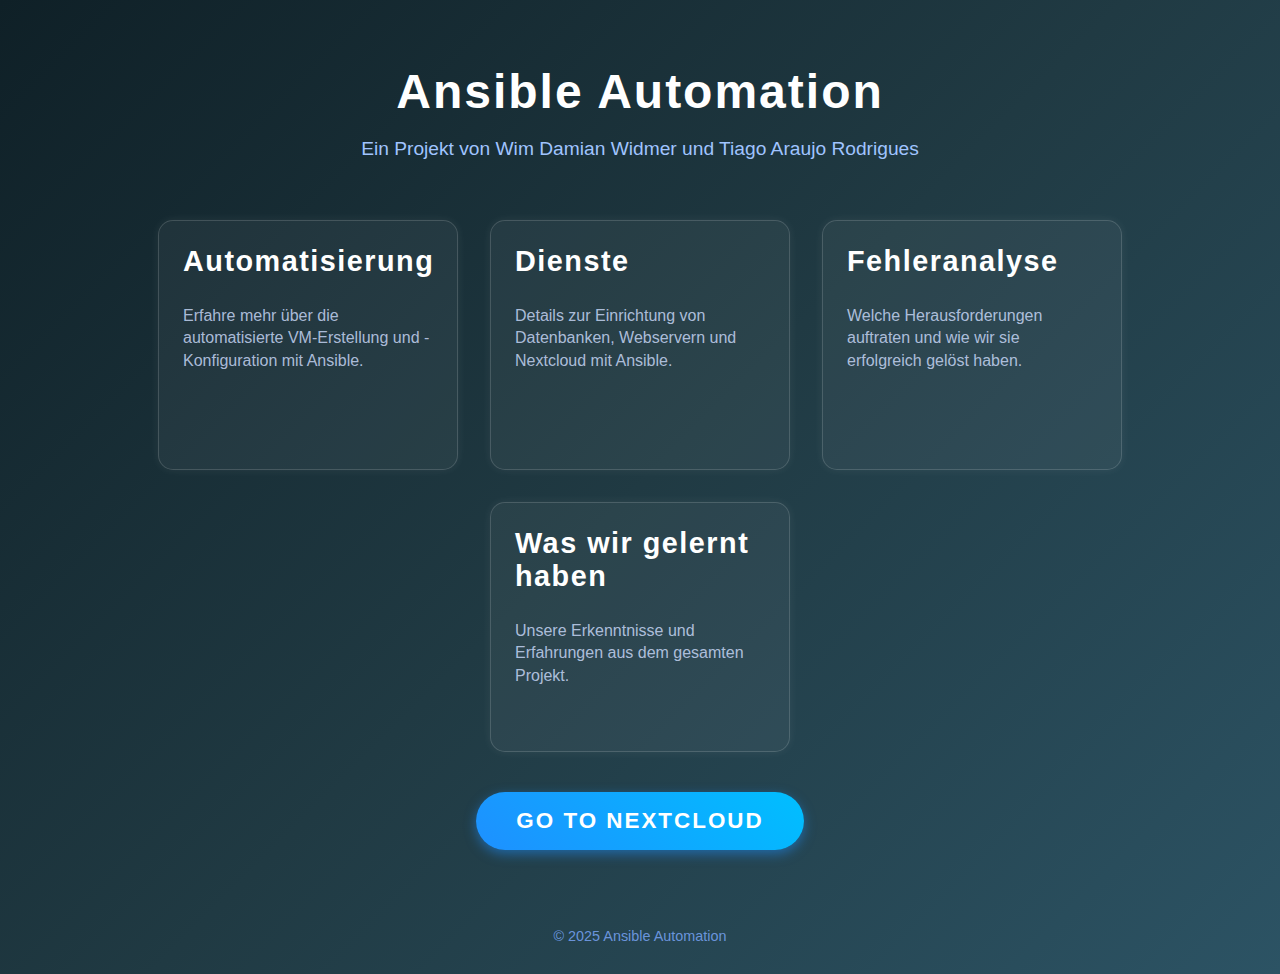
<file: Webserver/index.html>
<!DOCTYPE html>
<html lang="de">
<head>
<meta charset="UTF-8" />
<meta name="viewport" content="width=device-width, initial-scale=1" />
<title>Ansible Automation</title>
<link rel="stylesheet" href="style.css" />
</head>
<body>
<header>
<h1>Ansible Automation</h1>
<p class="subtitle">Ein Projekt von Wim Damian Widmer und Tiago Araujo Rodrigues</p>
</header>

  <main>
<div class="cards-row">
<a href="/automatisierung" class="card">
<h2>Automatisierung</h2>
<p>Erfahre mehr über die automatisierte VM-Erstellung und -Konfiguration mit Ansible.</p>
</a>

      <a href="/dienste" class="card">
<h2>Dienste</h2>
<p>Details zur Einrichtung von Datenbanken, Webservern und Nextcloud mit Ansible.</p>
</a>

      <a href="/fehleranalyse" class="card">
<h2>Fehleranalyse</h2>
<p>Welche Herausforderungen auftraten und wie wir sie erfolgreich gelöst haben.</p>
</a>
</div>

    <div class="bottom-center-container">
<a href="/wissen" class="card">
<h2>Was wir gelernt haben</h2>
<p>Unsere Erkenntnisse und Erfahrungen aus dem gesamten Projekt.</p>
</a>
</div>

    <div class="nextcloud-button-wrapper">
<a href="http://192.168.1.44/nextcloud" class="nextcloud-button" target="_blank" rel="noopener noreferrer">Go to Nextcloud</a>
</div>
</main>

  <footer>
<p>&copy; 2025 Ansible Automation</p>
</footer>
</body>
</html>
</file>
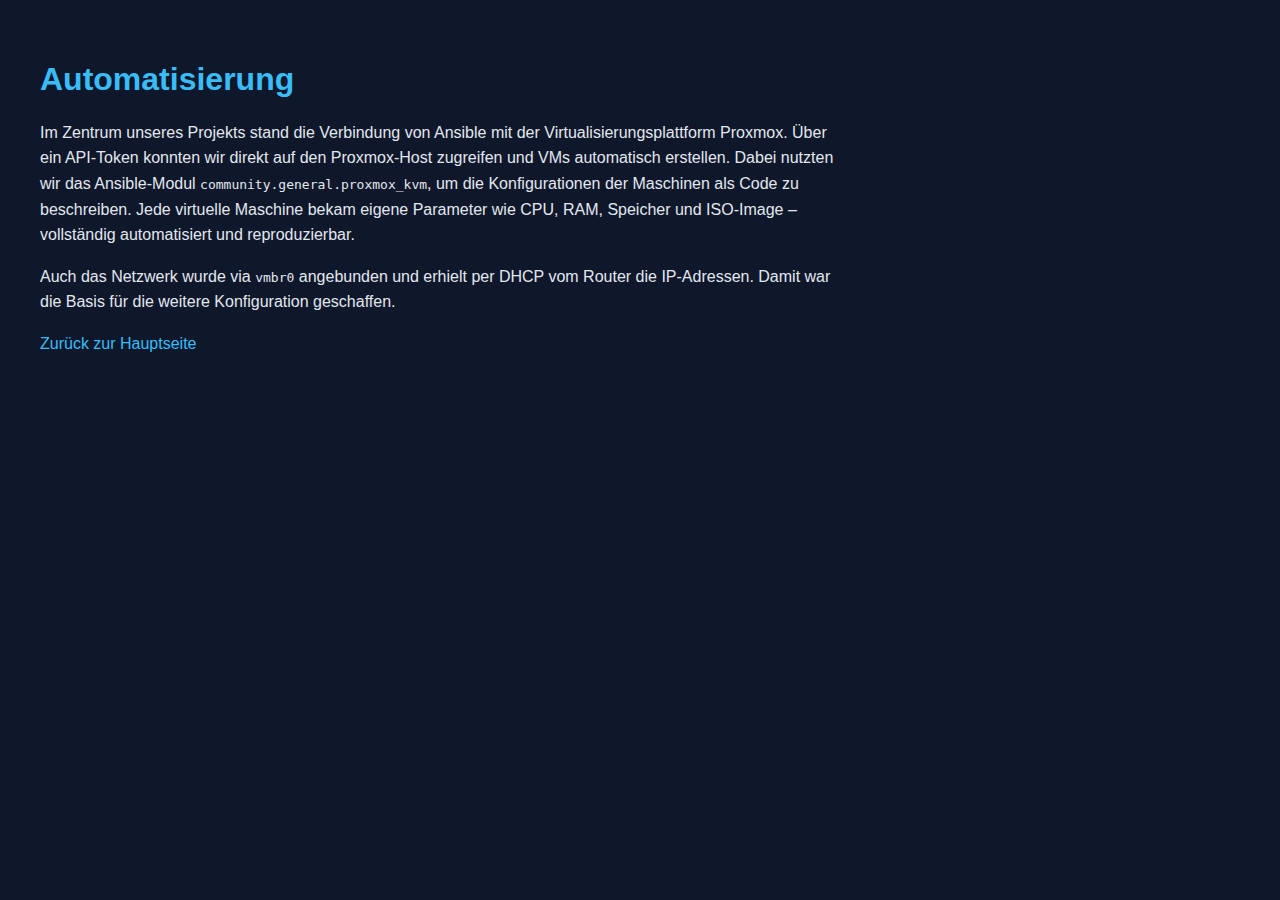
<file: Webserver/automatiserung/automatisierung.html>
<!DOCTYPE html>
<html lang="de">
<head>
<meta charset="UTF-8" />
<meta name="viewport" content="width=device-width, initial-scale=1.0"/>
<title>Automatisierung</title>
<style>

    body {

      background: #0f172a;

      color: #e2e8f0;

      font-family: Arial, sans-serif;

      padding: 2rem;

    }

    h1 {

      color: #38bdf8;

    }

    p {

      max-width: 800px;

      line-height: 1.6;

    }

    a {

      color: #38bdf8;

      text-decoration: none;

    }

    a:hover {

      text-decoration: underline;

    }
</style>
</head>
<body>
<h1>Automatisierung</h1>
<p>

    Im Zentrum unseres Projekts stand die Verbindung von Ansible mit der Virtualisierungsplattform Proxmox.

    Über ein API-Token konnten wir direkt auf den Proxmox-Host zugreifen und VMs automatisch erstellen.

    Dabei nutzten wir das Ansible-Modul <code>community.general.proxmox_kvm</code>, um die Konfigurationen

    der Maschinen als Code zu beschreiben. Jede virtuelle Maschine bekam eigene Parameter wie CPU, RAM,

    Speicher und ISO-Image – vollständig automatisiert und reproduzierbar.
</p>
<p>

    Auch das Netzwerk wurde via <code>vmbr0</code> angebunden und erhielt per DHCP vom Router die IP-Adressen.

    Damit war die Basis für die weitere Konfiguration geschaffen.
</p>
<p><a href="/">Zurück zur Hauptseite</a></p>
</body>
</html>
</file>
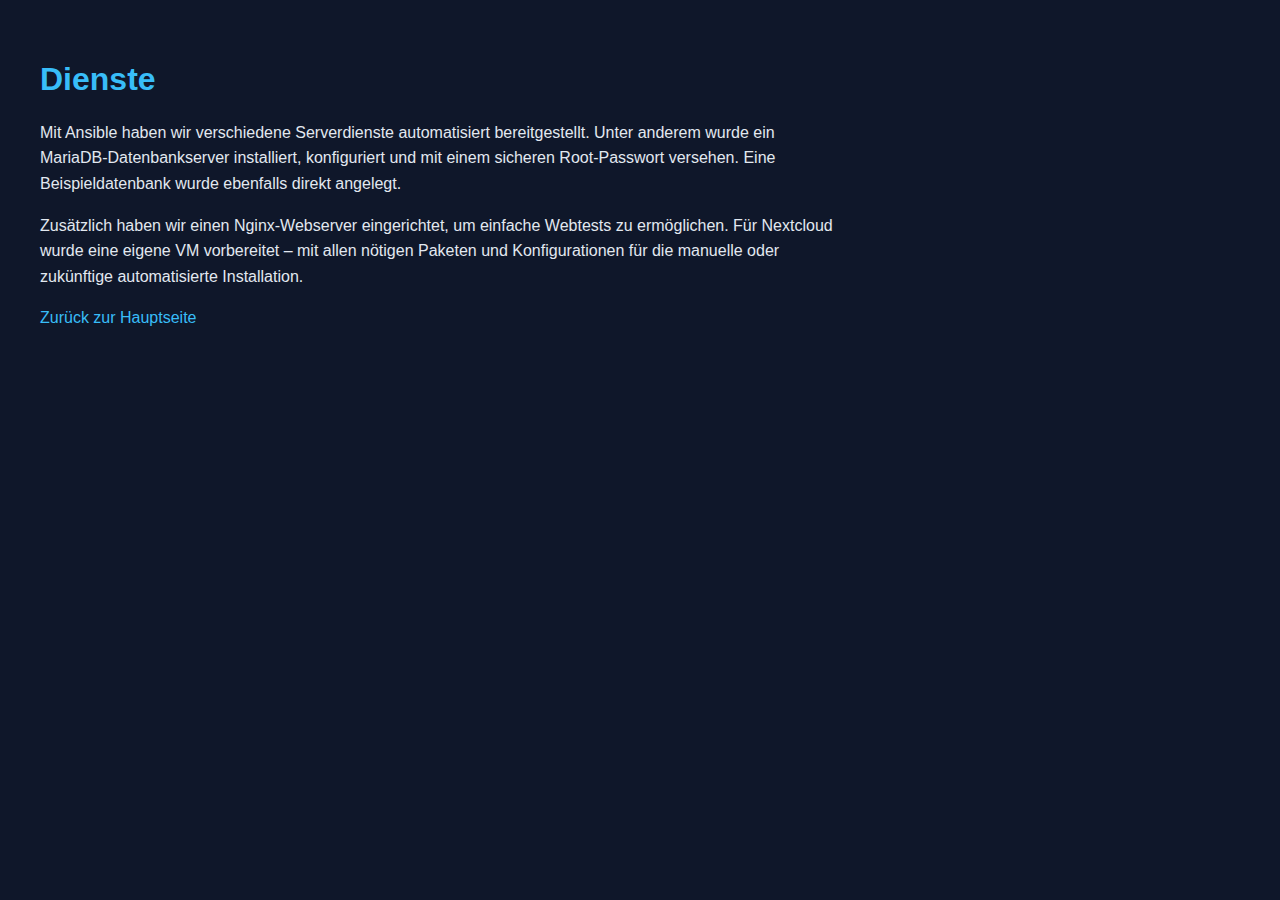
<file: Webserver/dienste/dienste.html>
<!DOCTYPE html>
<html lang="de">
<head>
<meta charset="UTF-8" />
<meta name="viewport" content="width=device-width, initial-scale=1.0"/>
<title>Dienste</title>
<style>

    body {

      background: #0f172a;

      color: #e2e8f0;

      font-family: Arial, sans-serif;

      padding: 2rem;

    }

    h1 {

      color: #38bdf8;

    }

    p {

      max-width: 800px;

      line-height: 1.6;

    }

    a {

      color: #38bdf8;

      text-decoration: none;

    }

    a:hover {

      text-decoration: underline;

    }
</style>
</head>
<body>
<h1>Dienste</h1>
<p>

    Mit Ansible haben wir verschiedene Serverdienste automatisiert bereitgestellt.

    Unter anderem wurde ein MariaDB-Datenbankserver installiert, konfiguriert und mit

    einem sicheren Root-Passwort versehen. Eine Beispieldatenbank wurde ebenfalls direkt angelegt.
</p>
<p>

    Zusätzlich haben wir einen Nginx-Webserver eingerichtet, um einfache Webtests zu ermöglichen.

    Für Nextcloud wurde eine eigene VM vorbereitet – mit allen nötigen Paketen und Konfigurationen

    für die manuelle oder zukünftige automatisierte Installation.
</p>
<p><a href="/">Zurück zur Hauptseite</a></p>
</body>
</html>
</file>
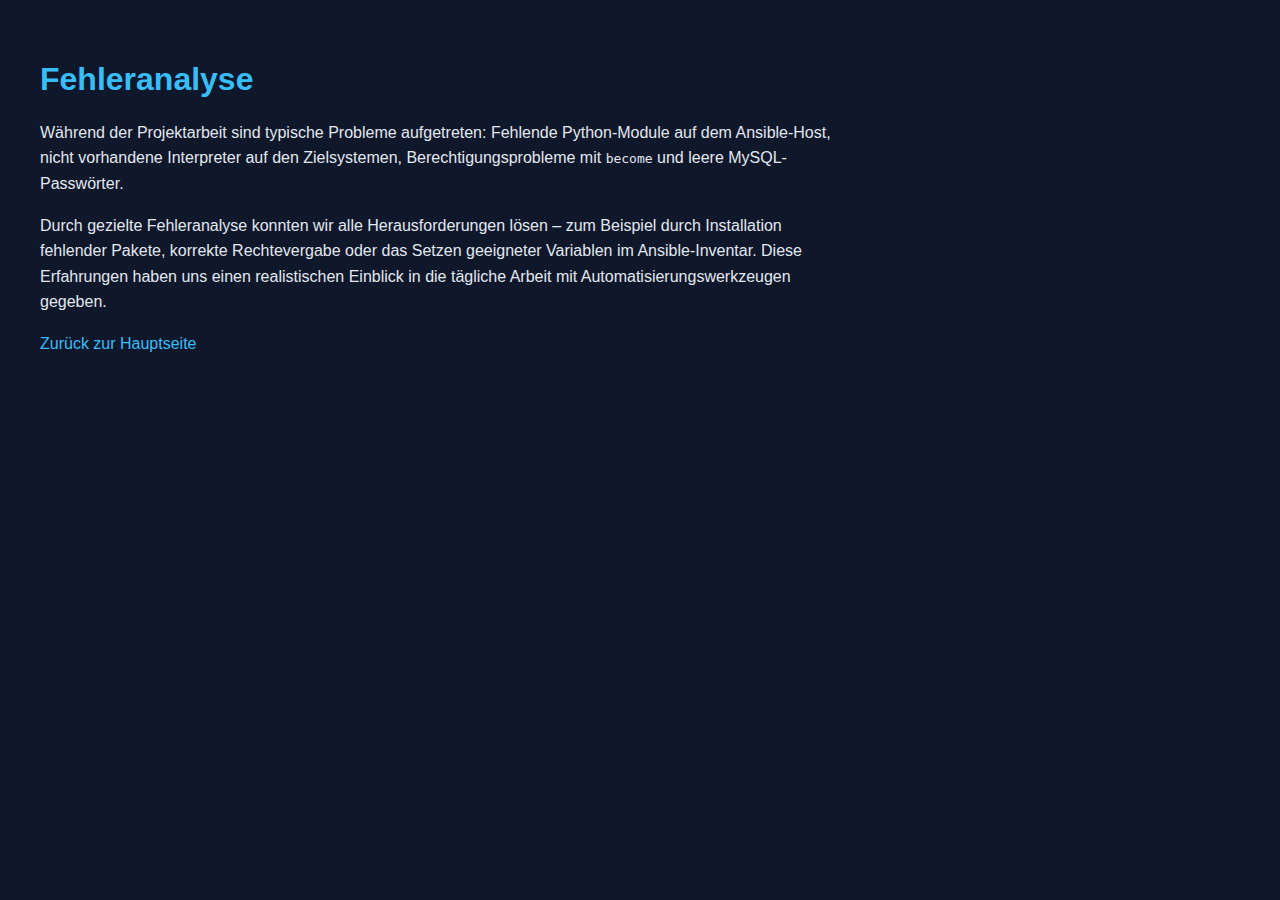
<file: Webserver/fehleranalyse/fehleranalyse.html>
<!DOCTYPE html>
<html lang="de">
<head>
<meta charset="UTF-8" />
<meta name="viewport" content="width=device-width, initial-scale=1.0"/>
<title>Fehleranalyse</title>
<style>
    body {
      background: #0f172a;
      color: #e2e8f0;
      font-family: Arial, sans-serif;
      padding: 2rem;
    }
    h1 {
      color: #38bdf8;
    }
    p {
      max-width: 800px;
      line-height: 1.6;
    }
    a {
      color: #38bdf8;
      text-decoration: none;
    }
    a:hover {
      text-decoration: underline;
    }
</style>
</head>
<body>
<h1>Fehleranalyse</h1>
<p>
    Während der Projektarbeit sind typische Probleme aufgetreten: Fehlende Python-Module
    auf dem Ansible-Host, nicht vorhandene Interpreter auf den Zielsystemen,
    Berechtigungsprobleme mit <code>become</code> und leere MySQL-Passwörter.
</p>
<p>
    Durch gezielte Fehleranalyse konnten wir alle Herausforderungen lösen – zum Beispiel durch
    Installation fehlender Pakete, korrekte Rechtevergabe oder das Setzen geeigneter Variablen
    im Ansible-Inventar. Diese Erfahrungen haben uns einen realistischen Einblick in die
    tägliche Arbeit mit Automatisierungswerkzeugen gegeben.
</p>
<p><a href="/">Zurück zur Hauptseite</a></p>
</body>
</html>
</file>
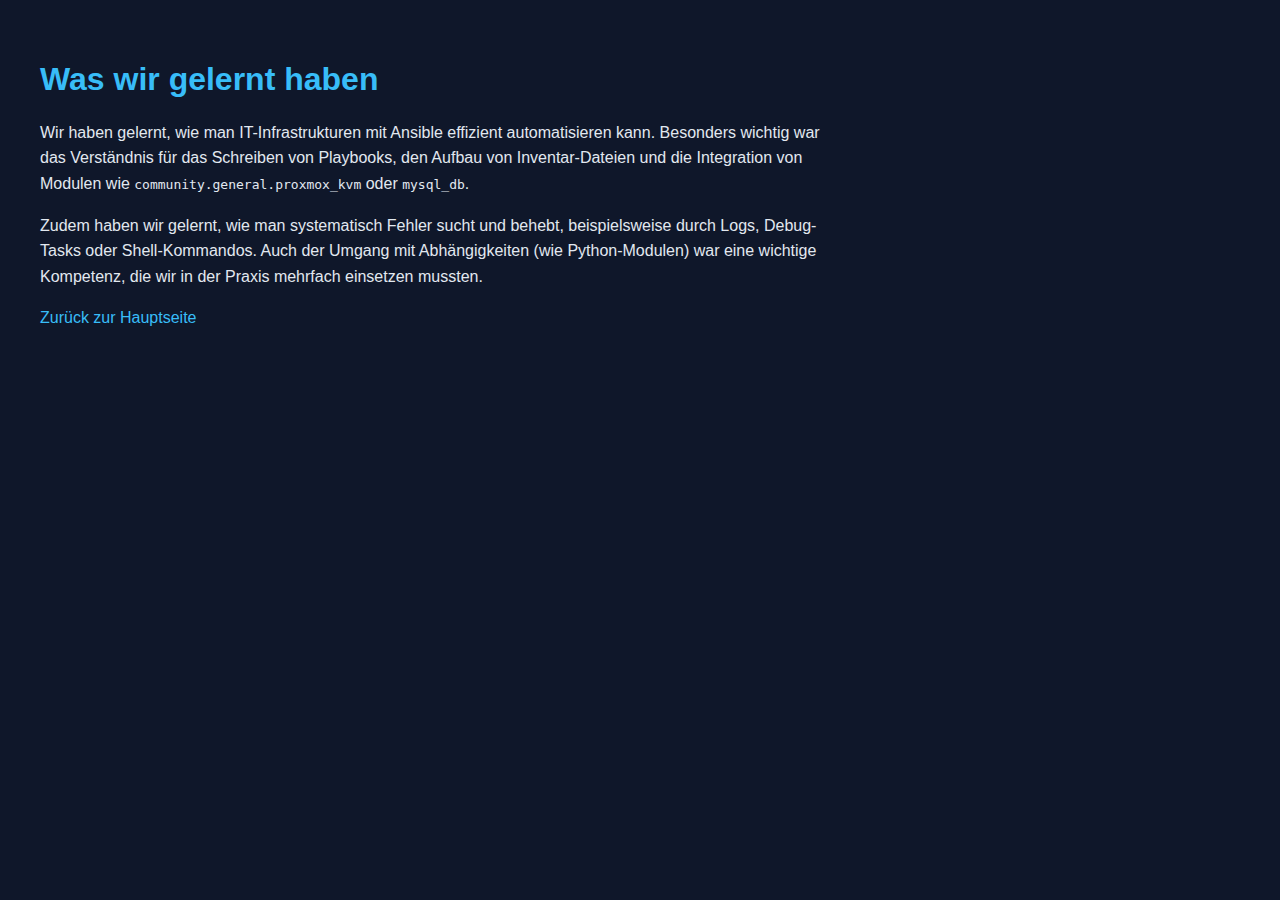
<file: Webserver/wissen/wissen.html>
<!DOCTYPE html>
<html lang="de">
<head>
<meta charset="UTF-8" />
<meta name="viewport" content="width=device-width, initial-scale=1.0"/>
<title>Was wir gelernt haben</title>
<style>

    body {

      background: #0f172a;

      color: #e2e8f0;

      font-family: Arial, sans-serif;

      padding: 2rem;

    }

    h1 {

      color: #38bdf8;

    }

    p {

      max-width: 800px;

      line-height: 1.6;

    }

    a {

      color: #38bdf8;

      text-decoration: none;

    }

    a:hover {

      text-decoration: underline;

    }
</style>
</head>
<body>
<h1>Was wir gelernt haben</h1>
<p>

    Wir haben gelernt, wie man IT-Infrastrukturen mit Ansible effizient automatisieren kann.

    Besonders wichtig war das Verständnis für das Schreiben von Playbooks,

    den Aufbau von Inventar-Dateien und die Integration von Modulen wie
<code>community.general.proxmox_kvm</code> oder <code>mysql_db</code>.
</p>
<p>

    Zudem haben wir gelernt, wie man systematisch Fehler sucht und behebt,

    beispielsweise durch Logs, Debug-Tasks oder Shell-Kommandos.

    Auch der Umgang mit Abhängigkeiten (wie Python-Modulen) war eine wichtige Kompetenz,

    die wir in der Praxis mehrfach einsetzen mussten.
</p>
<p><a href="/">Zurück zur Hauptseite</a></p>
</body>
</html>
</file>
<file: Webserver/style.css>
body {

  margin: 0;

  font-family: 'Segoe UI', Tahoma, Geneva, Verdana, sans-serif;

  background: linear-gradient(135deg, #0f2027, #203a43, #2c5364);

  color: white;

  min-height: 100vh;

  display: flex;

  flex-direction: column;

}

header {

  text-align: center;

  padding: 2rem 1rem 0.5rem;

}

header h1 {

  font-size: 3rem;

  margin-bottom: 0.2rem;

  letter-spacing: 2px;

  font-weight: 700;

}

.subtitle {

  font-size: 1.2rem;

  color: #a0c4ff;

}

main {

  flex-grow: 1;

  display: flex;

  flex-direction: column;

  align-items: center;

  padding: 2rem 1rem 3rem;

  max-width: 1100px;

  margin: 0 auto;

}

/* Container für die 3 Karten oben */

.cards-row {

  display: flex;

  justify-content: center;

  gap: 2rem;

  width: 100%;

  max-width: 1100px;

  margin-bottom: 2rem;

}

/* Einzelne Karten, alle gleich groß */

.card {

  background: rgba(255, 255, 255, 0.05);

  border: 1px solid rgba(255, 255, 255, 0.15);

  border-radius: 15px;

  padding: 1.5rem;

  box-sizing: border-box;

  text-decoration: none;

  color: white;

  width: 300px;

  height: 250px;

  display: flex;

  flex-direction: column;

  justify-content: flex-start;

  box-shadow: 0 0 10px rgba(255, 255, 255, 0.07);

  transition: transform 0.25s ease, background 0.25s ease, box-shadow 0.25s ease;

}

.card:hover {

  background: rgba(255, 255, 255, 0.1);

  transform: translateY(-5px);

  box-shadow: 0 6px 15px rgba(255, 255, 255, 0.18);

}

.card h2 {

  margin-top: 0;

  margin-bottom: 0.7rem;

  font-size: 1.8rem;

  letter-spacing: 1.5px;

}

.card p {

  font-size: 1rem;

  line-height: 1.4;

  color: #d0dfffcc;

  flex-grow: 1;

}

/* Container für die einzelne Karte unter der Mitte */

.bottom-center-container {

  display: flex;

  justify-content: center;

  width: 100%;

  margin-bottom: 2.5rem;

}

/* Nextcloud Button Styling */

.nextcloud-button-wrapper {

  text-align: center;

  width: 100%;

}

.nextcloud-button {

  background: linear-gradient(45deg, #1e90ff, #00bfff);

  color: white;

  font-weight: 700;

  text-transform: uppercase;

  padding: 1rem 2.5rem;

  border-radius: 40px;

  text-decoration: none;

  font-size: 1.4rem;

  box-shadow: 0 4px 12px rgba(30, 144, 255, 0.5);

  transition: all 0.3s ease;

  display: inline-block;

  letter-spacing: 2px;

  user-select: none;

}

.nextcloud-button:hover {

  background: linear-gradient(45deg, #00bfff, #1e90ff);

  box-shadow: 0 6px 20px rgba(0, 191, 255, 0.8);

  transform: scale(1.04);

  text-shadow: 0 0 6px rgba(255, 255, 255, 0.6);

}

/* Footer */

footer {

  text-align: center;

  padding: 1rem;

  font-size: 0.9rem;

  color: #7eaaffcc;

}
</file>
